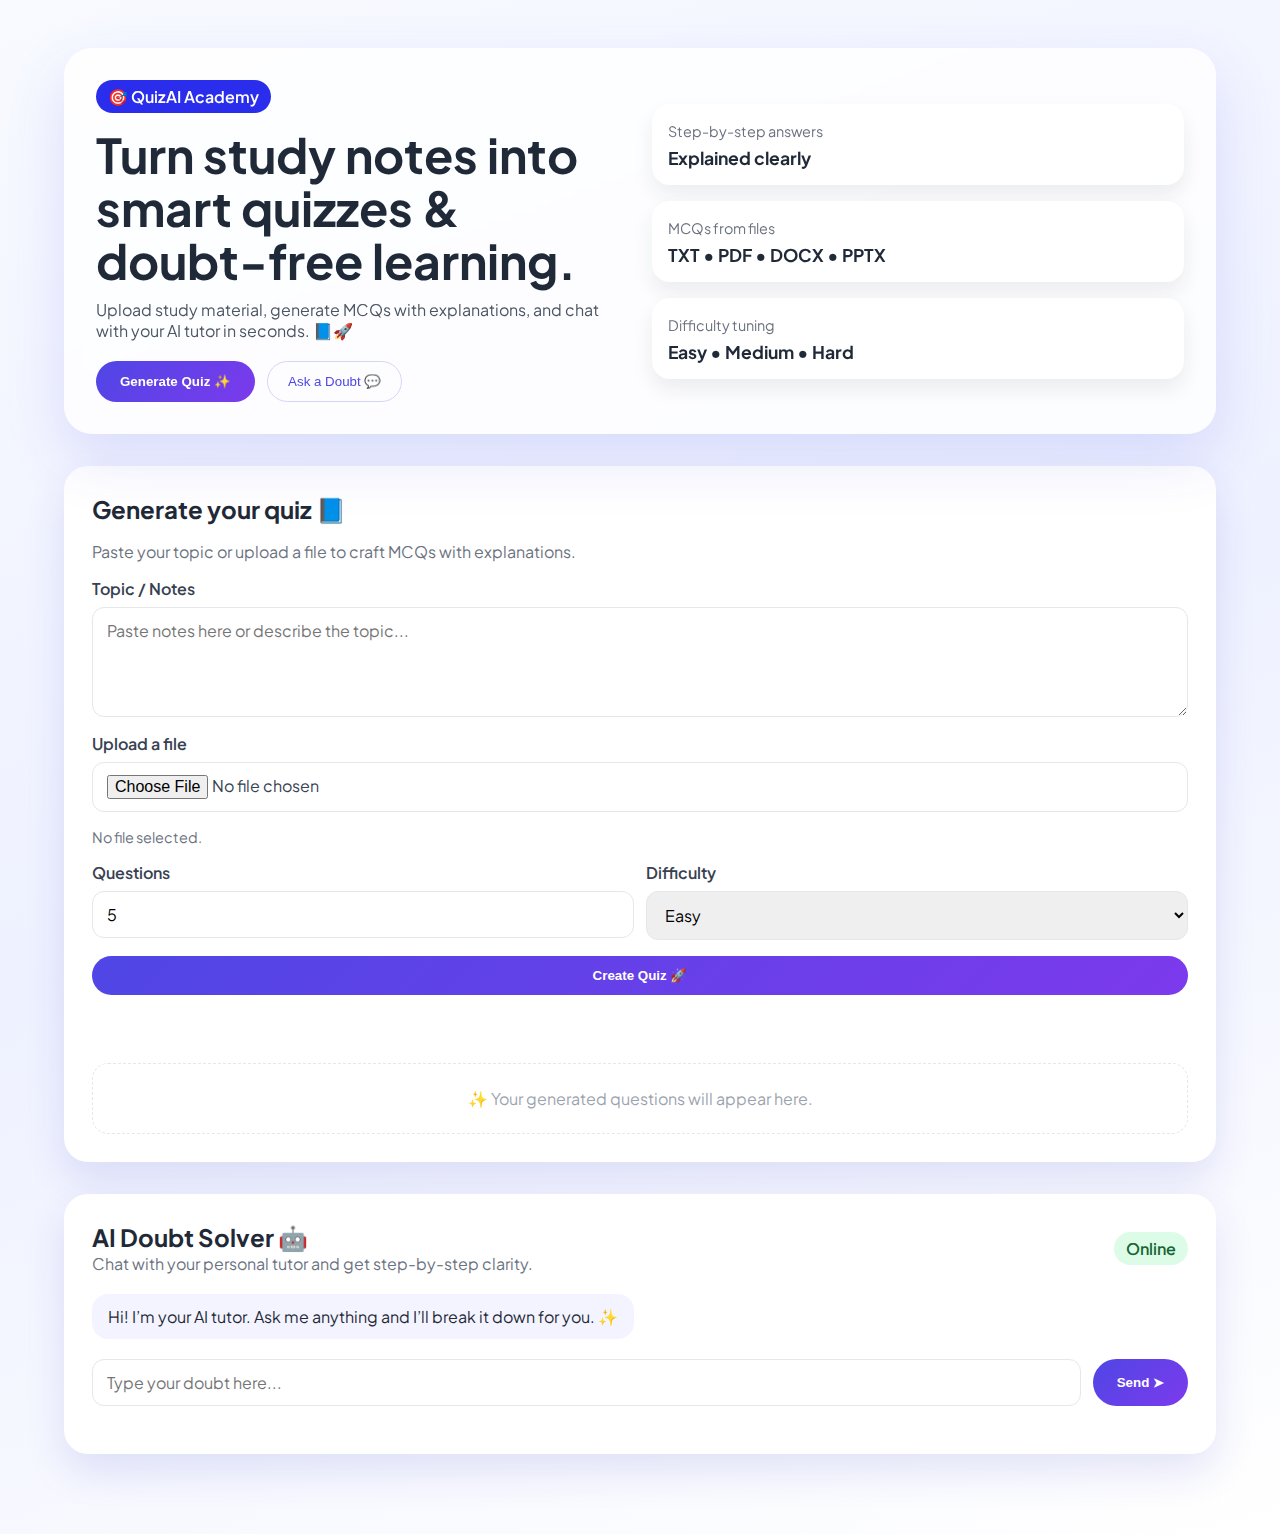
<file: frontend/index.html>
<!doctype html>
<html lang="en">
  <head>
    <meta charset="UTF-8" />
    <meta name="viewport" content="width=device-width, initial-scale=1.0" />
    <title>QuizAI Academy 🎯</title>
    <link rel="stylesheet" href="styles.css" />
    <link rel="preconnect" href="https://fonts.googleapis.com" />
    <link rel="preconnect" href="https://fonts.gstatic.com" crossorigin />
    <link
      href="https://fonts.googleapis.com/css2?family=Plus+Jakarta+Sans:wght@400;600;700&display=swap"
      rel="stylesheet"
    />
  </head>
  <body>
    <div id="loading-screen" class="loading-screen">
      <div class="loader-card">
        <div class="loader-emoji">🤖✨</div>
        <p id="loading-message">Warming up your brain 🧠✨</p>
      </div>
    </div>

    <main class="app-shell">
      <header class="hero">
        <div>
          <p class="badge">🎯 QuizAI Academy</p>
          <h1>Turn study notes into smart quizzes & doubt-free learning.</h1>
          <p class="subtitle">
            Upload study material, generate MCQs with explanations, and chat with your AI tutor in
            seconds. 📘🚀
          </p>
          <div class="hero-actions">
            <button class="primary" id="generate-btn">Generate Quiz ✨</button>
            <button class="ghost" id="scroll-chat">Ask a Doubt 💬</button>
          </div>
        </div>
        <div class="hero-card">
          <div class="stat">
            <span>Step-by-step answers</span>
            <strong>Explained clearly</strong>
          </div>
          <div class="stat">
            <span>MCQs from files</span>
            <strong>TXT • PDF • DOCX • PPTX</strong>
          </div>
          <div class="stat">
            <span>Difficulty tuning</span>
            <strong>Easy • Medium • Hard</strong>
          </div>
        </div>
      </header>

      <section class="panel" id="quiz-panel">
        <h2>Generate your quiz 📘</h2>
        <p class="muted">Paste your topic or upload a file to craft MCQs with explanations.</p>
        <form id="quiz-form" class="quiz-form">
          <label>
            Topic / Notes
            <textarea
              name="text"
              placeholder="Paste notes here or describe the topic..."
              rows="4"
            ></textarea>
          </label>
          <label>
            Upload a file
            <input type="file" name="file" accept=".txt,.pdf,.docx,.pptx" />
          </label>
          <p class="file-hint" id="file-hint">No file selected.</p>
          <div class="grid">
            <label>
              Questions
              <input type="number" name="num_questions" value="5" min="1" max="20" />
            </label>
            <label>
              Difficulty
              <select name="difficulty">
                <option value="easy">Easy</option>
                <option value="medium">Medium</option>
                <option value="hard">Hard</option>
              </select>
            </label>
          </div>
          <button type="submit" class="primary">Create Quiz 🚀</button>
          <p class="form-message" id="quiz-message"></p>
        </form>

        <div id="quiz-summary" class="quiz-summary"></div>
        <div id="quiz-results" class="quiz-results empty">
          <p>✨ Your generated questions will appear here.</p>
        </div>
      </section>

      <section class="panel chat-panel" id="chat-panel">
        <div class="chat-header">
          <div>
            <h2>AI Doubt Solver 🤖</h2>
            <p class="muted">Chat with your personal tutor and get step-by-step clarity.</p>
          </div>
          <span class="status-pill">Online</span>
        </div>
        <div id="chat-window" class="chat-window">
          <div class="chat-message bot">
            <p>Hi! I’m your AI tutor. Ask me anything and I’ll break it down for you. ✨</p>
          </div>
        </div>
        <form id="chat-form" class="chat-form">
          <input
            type="text"
            name="message"
            placeholder="Type your doubt here..."
            autocomplete="off"
          />
          <button type="submit" class="primary">Send ➤</button>
        </form>
        <div id="chat-tips" class="chat-tips"></div>
      </section>
    </main>

    <script src="app.js"></script>
  </body>
</html>
</file>
<file: frontend/styles.css>
:root {
  color-scheme: light;
  font-family: "Plus Jakarta Sans", sans-serif;
  background: #f7f8ff;
  color: #1f2937;
}

* {
  box-sizing: border-box;
  margin: 0;
  padding: 0;
}

body {
  min-height: 100vh;
  background: linear-gradient(160deg, #f8faff 0%, #eef1ff 50%, #ffffff 100%);
}

.app-shell {
  max-width: 1200px;
  margin: 0 auto;
  padding: 48px 24px 80px;
  display: flex;
  flex-direction: column;
  gap: 32px;
}

.hero {
  display: grid;
  grid-template-columns: repeat(auto-fit, minmax(280px, 1fr));
  gap: 24px;
  align-items: center;
  padding: 32px;
  border-radius: 28px;
  background: #ffffffcc;
  box-shadow: 0 24px 60px rgba(68, 76, 231, 0.15);
  backdrop-filter: blur(8px);
}

.badge {
  background: #2a2eec;
  color: #ffffff;
  padding: 6px 12px;
  border-radius: 999px;
  display: inline-flex;
  font-weight: 600;
  margin-bottom: 16px;
}

h1 {
  font-size: clamp(2rem, 4vw, 3rem);
  line-height: 1.1;
}

.subtitle {
  margin-top: 12px;
  color: #4b5563;
}

.muted {
  color: #6b7280;
}

.hero-actions {
  display: flex;
  gap: 12px;
  margin-top: 20px;
  flex-wrap: wrap;
}

.hero-card {
  display: grid;
  gap: 16px;
}

.stat {
  background: #ffffff;
  border-radius: 18px;
  padding: 16px;
  box-shadow: 0 10px 20px rgba(31, 41, 55, 0.08);
}

.stat span {
  font-size: 0.9rem;
  color: #6b7280;
}

.stat strong {
  display: block;
  margin-top: 6px;
  font-size: 1.1rem;
}

.panel {
  background: #ffffff;
  padding: 28px;
  border-radius: 24px;
  box-shadow: 0 18px 40px rgba(44, 52, 192, 0.12);
  display: flex;
  flex-direction: column;
  gap: 16px;
  animation: fadeIn 0.6s ease;
}

.quiz-form {
  display: grid;
  gap: 16px;
}

.quiz-form label {
  display: flex;
  flex-direction: column;
  gap: 8px;
  font-weight: 600;
  color: #374151;
}

textarea,
input,
select {
  font-family: inherit;
  border: 1px solid #e5e7eb;
  border-radius: 12px;
  padding: 12px 14px;
  font-size: 1rem;
  transition: border 0.2s ease, box-shadow 0.2s ease;
}

textarea:focus,
input:focus,
select:focus {
  outline: none;
  border-color: #4f46e5;
  box-shadow: 0 0 0 3px rgba(79, 70, 229, 0.15);
}

.grid {
  display: grid;
  grid-template-columns: repeat(auto-fit, minmax(160px, 1fr));
  gap: 12px;
}

.primary {
  background: linear-gradient(135deg, #4f46e5, #7c3aed);
  color: white;
  border: none;
  border-radius: 999px;
  padding: 12px 24px;
  font-weight: 600;
  cursor: pointer;
  transition: transform 0.2s ease, box-shadow 0.2s ease;
}

.primary:hover {
  transform: translateY(-2px);
  box-shadow: 0 12px 24px rgba(79, 70, 229, 0.25);
}

.primary:disabled {
  cursor: not-allowed;
  opacity: 0.6;
  box-shadow: none;
  transform: none;
}

.ghost {
  background: transparent;
  color: #4f46e5;
  border: 1px solid #d1d5f6;
  border-radius: 999px;
  padding: 12px 20px;
  cursor: pointer;
}

.quiz-results {
  display: grid;
  gap: 16px;
}

.quiz-summary {
  display: flex;
  flex-wrap: wrap;
  gap: 12px;
  font-weight: 600;
  color: #4338ca;
}

.quiz-summary span {
  background: #eef2ff;
  padding: 6px 12px;
  border-radius: 999px;
}

.quiz-results.empty {
  text-align: center;
  color: #9ca3af;
  padding: 24px;
  border: 1px dashed #e5e7eb;
  border-radius: 16px;
}

.quiz-card {
  border-radius: 18px;
  padding: 18px;
  border: 1px solid #eef2ff;
  background: #f9f9ff;
}

.quiz-card h3 {
  margin-bottom: 10px;
}

.quiz-card ul {
  list-style: none;
  display: grid;
  gap: 6px;
  margin-bottom: 12px;
}

.quiz-card li {
  padding: 8px 10px;
  border-radius: 10px;
  background: #ffffff;
}

.quiz-card .answer {
  border-left: 4px solid #22c55e;
}

.quiz-card .explanation {
  background: #eef2ff;
  padding: 10px;
  border-radius: 12px;
  font-size: 0.95rem;
}

.file-hint {
  font-size: 0.9rem;
  color: #6b7280;
}

.chat-panel {
  gap: 20px;
}

.chat-header {
  display: flex;
  justify-content: space-between;
  align-items: center;
  flex-wrap: wrap;
  gap: 12px;
}

.status-pill {
  background: #dcfce7;
  color: #166534;
  padding: 6px 12px;
  border-radius: 999px;
  font-weight: 600;
}

.chat-window {
  display: flex;
  flex-direction: column;
  gap: 12px;
  max-height: 360px;
  overflow-y: auto;
  padding-right: 6px;
}

.chat-message {
  padding: 12px 16px;
  border-radius: 16px;
  max-width: 80%;
  animation: slideUp 0.3s ease;
}

.chat-message.bot {
  background: #f3f4ff;
  align-self: flex-start;
}

.chat-message.user {
  background: #4f46e5;
  color: white;
  align-self: flex-end;
}

.chat-form {
  display: flex;
  gap: 12px;
}

.chat-form input {
  flex: 1;
}

.chat-tips {
  display: grid;
  gap: 6px;
  color: #4b5563;
  font-size: 0.9rem;
}

.form-message {
  color: #ef4444;
  min-height: 20px;
}

.form-message.success {
  color: #22c55e;
}

.loading-screen {
  position: fixed;
  inset: 0;
  background: rgba(15, 23, 42, 0.55);
  display: flex;
  align-items: center;
  justify-content: center;
  z-index: 100;
  opacity: 0;
  pointer-events: none;
  transition: opacity 0.3s ease;
}

.loading-screen.active {
  opacity: 1;
  pointer-events: auto;
}

.loader-card {
  background: white;
  padding: 32px 40px;
  border-radius: 20px;
  text-align: center;
  box-shadow: 0 20px 40px rgba(15, 23, 42, 0.2);
}

.loader-emoji {
  font-size: 2.4rem;
  margin-bottom: 12px;
}

@keyframes fadeIn {
  from {
    opacity: 0;
    transform: translateY(8px);
  }
  to {
    opacity: 1;
    transform: translateY(0);
  }
}

@keyframes slideUp {
  from {
    opacity: 0;
    transform: translateY(6px);
  }
  to {
    opacity: 1;
    transform: translateY(0);
  }
}

@media (max-width: 768px) {
  .chat-form {
    flex-direction: column;
  }

  .primary,
  .ghost {
    width: 100%;
  }
}
</file>
